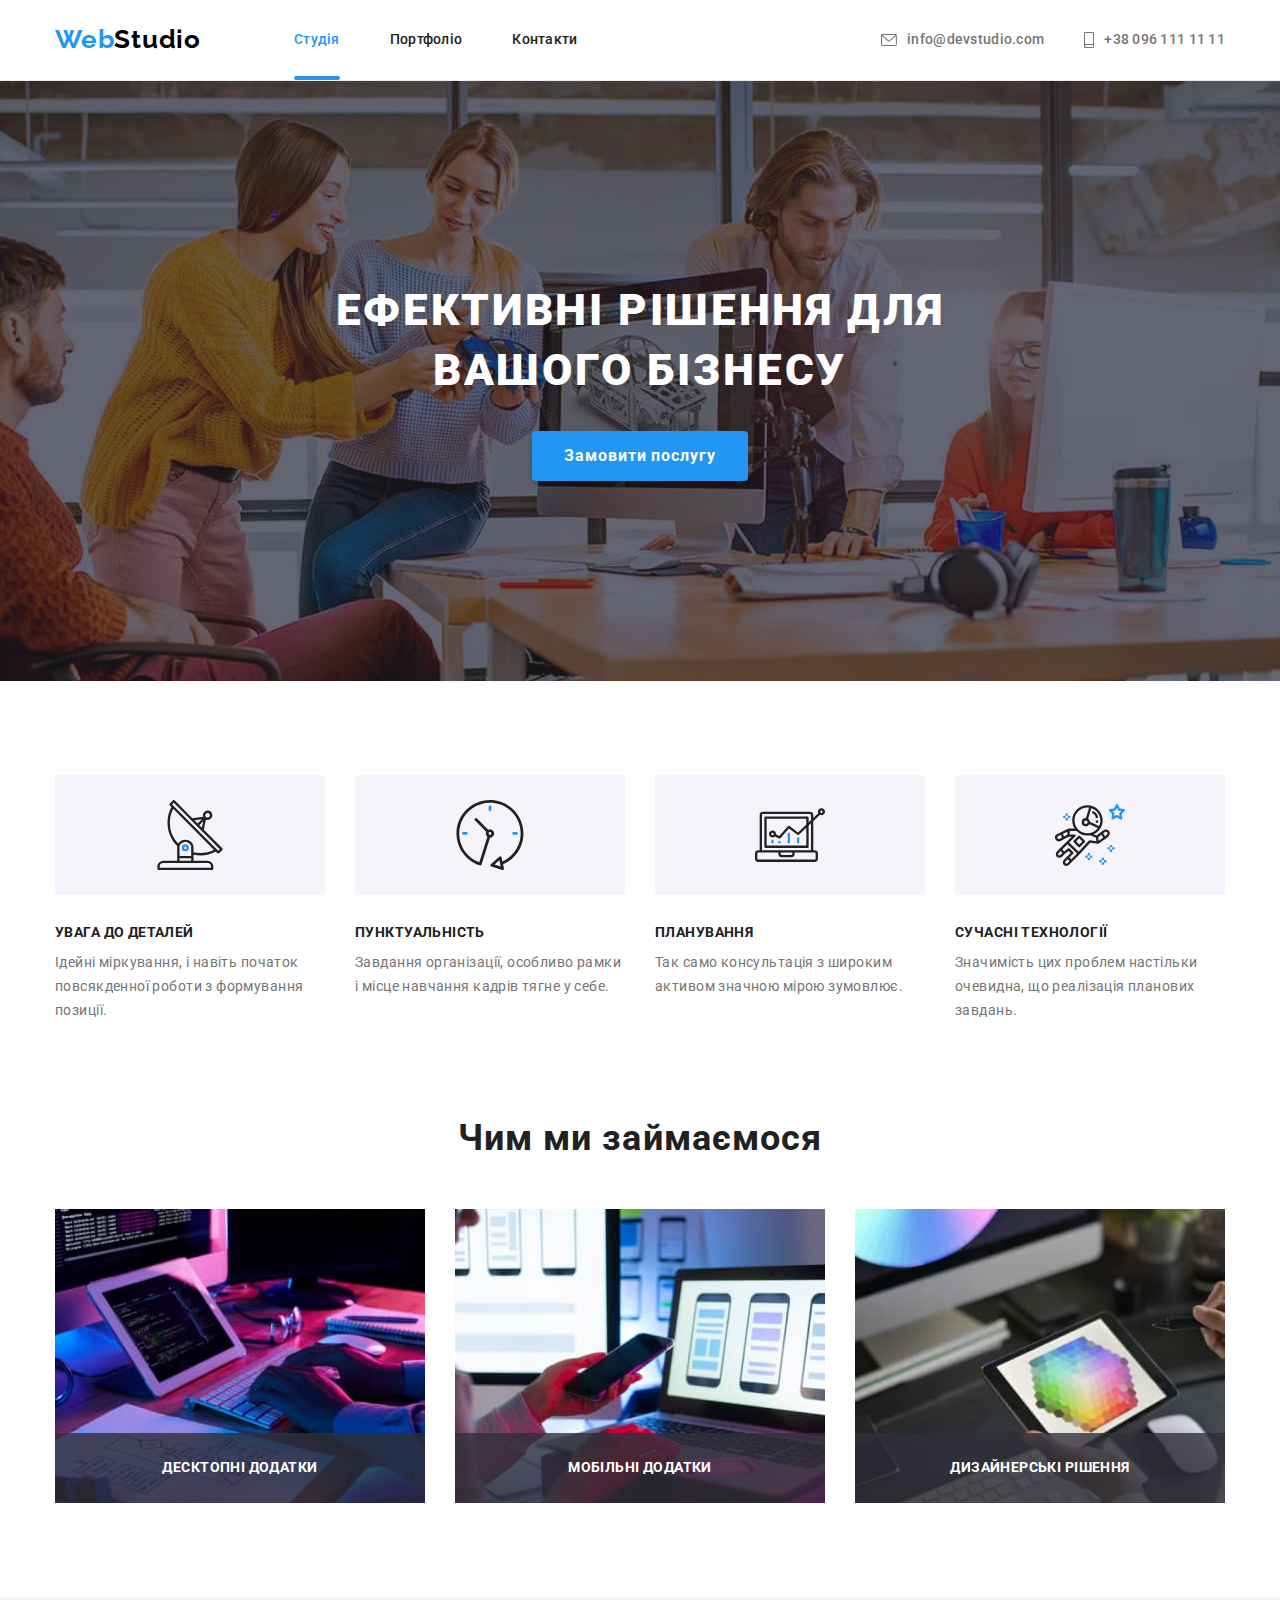
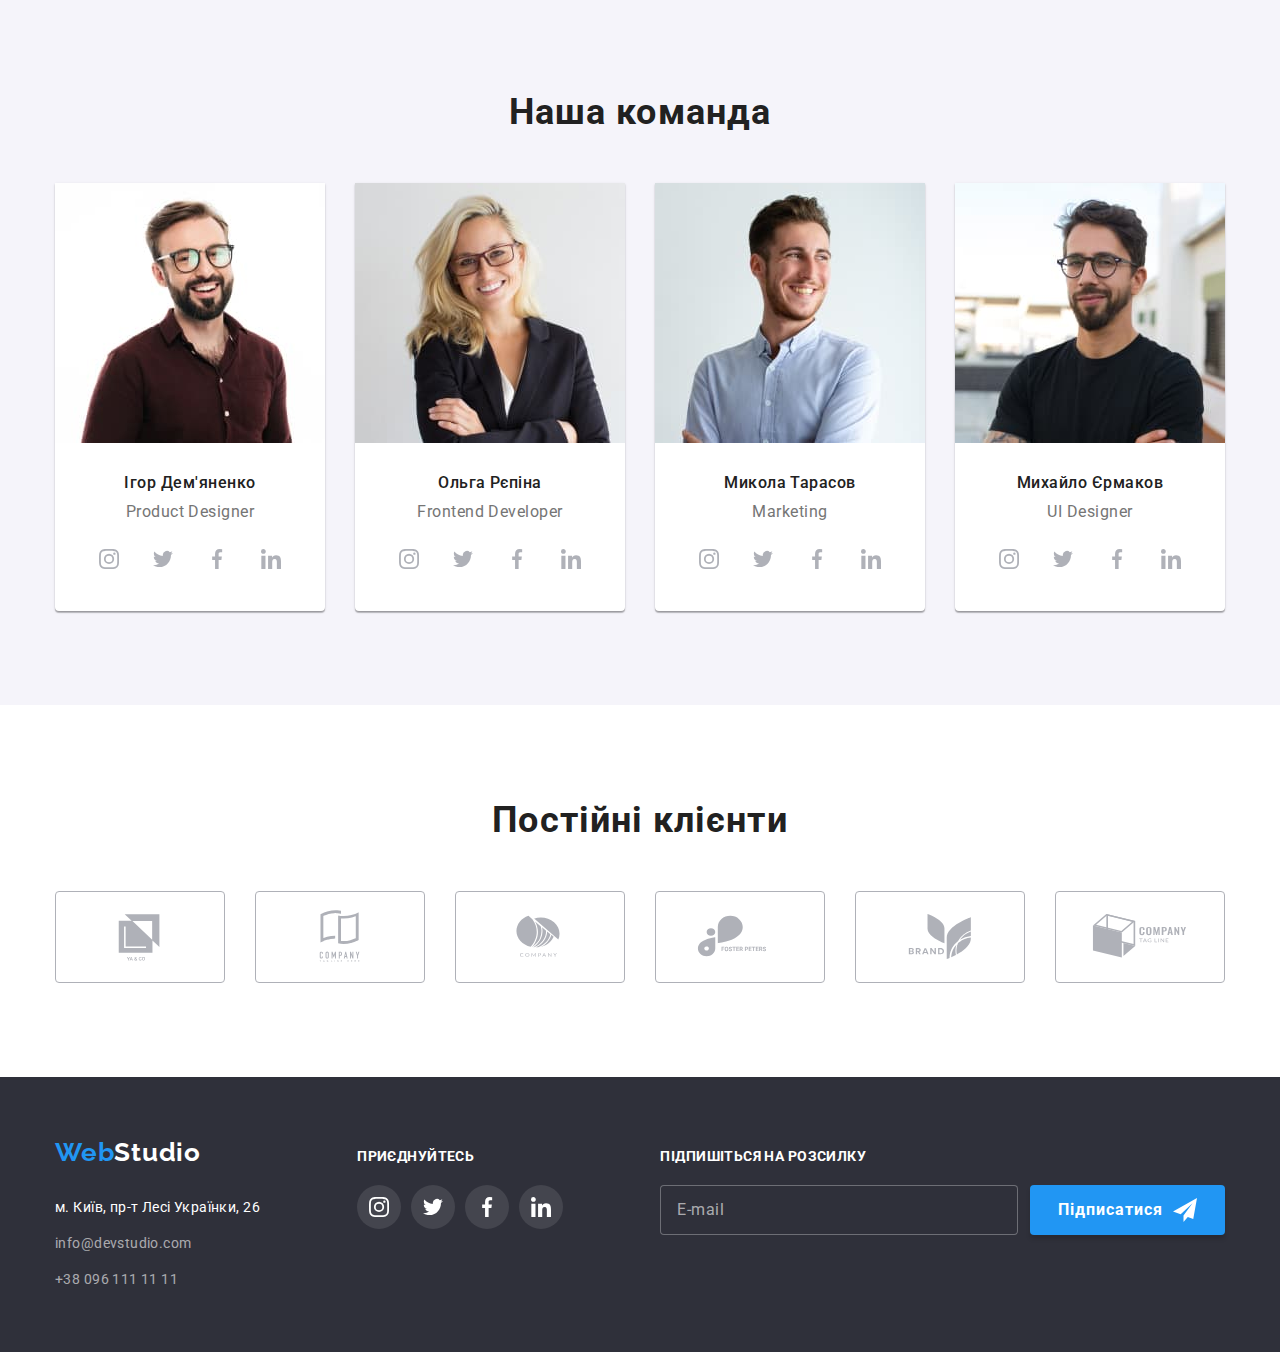
<file: index.html>
<!DOCTYPE html>
<html lang="uk">
  <head>
    <meta charset="UTF-8" />
    <meta http-equiv="X-UA-Compatible" content="IE=edge" />
    <meta name="viewport" content="width=device-width, initial-scale=1.0" />
    <title lang="en">WebStudio</title>
    <link
      href="https://fonts.googleapis.com/css2?family=Raleway:wght@700&family=Roboto:wght@400;500;700;900&display=swap"
      rel="stylesheet"
    />
    <link
      rel="stylesheet"
      href="https://cdnjs.cloudflare.com/ajax/libs/modern-normalize/1.1.0/modern-normalize.min.css"
    />
    <link rel="stylesheet" href="./css/styles.css" />
  </head>
  <body>
    <!-- Шапка сторінки -->
    <header class="header">
      <div class="container">
        <nav class="main-nav">
          <a lang="en" href="./index.html" class="logo"
            >Web<span class="logo-primary">Studio</span></a
          >

          <ul class="site-nav">
            <li class="item"><a href="./index.html" class="link current">Студія</a></li>
            <li class="item"><a href="./portfolio.html" class="link">Портфоліо</a></li>
            <li class="item"><a href="#" class="link">Контакти</a></li>
          </ul>
        </nav>

        <ul class="cont-nav">
          <li class="item">
            <a lang="en" href="mailto:info@devstudio.com" class="link"
              ><svg class="icon-envelope">
                <use href="./images/icons.svg#icon-envelope"></use></svg
              >info@devstudio.com</a
            >
          </li>
          <li class="item">
            <a href="tel:+380961111111" class="link"
              ><svg class="icon-smartphone">
                <use href="./images/icons.svg#icon-smartphone"></use></svg
              >+38 096 111 11 11</a
            >
          </li>
        </ul>
      </div>
    </header>

    <main>
      <!-- Головний заголовок -->
      <section class="hero">
        <h1 class="hero-title">Ефективні рішення для вашого бізнесу</h1>
        <button data-modal-open type="button" class="button-primary">Замовити послугу</button>
      </section>

      <!-- Переваги -->
      <section class="section features">
        <h2 class="visually-hidden">Переваги</h2>

        <ul class="features container">
          <li class="features-item">
            <div class="thumb">
              <svg class="features-icon"><use href="./images/icons.svg#icon-antenna"></use></svg>
            </div>
            <h3 class="features-title">УВАГА ДО ДЕТАЛЕЙ</h3>
            <p class="features-text">
              Ідейні міркування, і навіть початок повсякденної роботи з формування позиції.
            </p>
          </li>
          <li class="features-item">
            <div class="thumb">
              <svg class="features-icon"><use href="./images/icons.svg#icon-clock"></use></svg>
            </div>
            <h3 class="features-title">ПУНКТУАЛЬНІСТЬ</h3>
            <p class="features-text">
              Завдання організації, особливо рамки і місце навчання кадрів тягне у себе.
            </p>
          </li>
          <li class="features-item">
            <div class="thumb">
              <svg class="features-icon"><use href="./images/icons.svg#icon-diagram"></use></svg>
            </div>
            <h3 class="features-title">ПЛАНУВАННЯ</h3>
            <p class="features-text">
              Так само консультація з широким активом значною мірою зумовлює.
            </p>
          </li>
          <li class="features-item">
            <div class="thumb">
              <svg class="features-icon"><use href="./images/icons.svg#icon-astronaut"></use></svg>
            </div>
            <h3 class="features-title">СУЧАСНІ ТЕХНОЛОГІЇ</h3>
            <p class="features-text">
              Значимість цих проблем настільки очевидна, що реалізація планових завдань.
            </p>
          </li>
        </ul>
      </section>

      <!-- Чим займаємося -->
      <section class="section">
        <h2 class="section-title">Чим ми займаємося</h2>

        <ul class="pic-list container">
          <li class="activity-item">
            <img
              src="./images/typing.jpg"
              alt="розробка десктопних додатків"
              width="370"
              height="294"
            />
            <div class="activity-thumb"><h3 class="activity-name">Десктопні додатки</h3></div>
          </li>

          <li class="activity-item">
            <img
              src="./images/smartphone.jpg"
              alt="створення мобільних додатків"
              width="370"
              height="294"
            />
            <div class="activity-thumb"><h3 class="activity-name">Мобільні додатки</h3></div>
          </li>

          <li class="activity-item">
            <img
              src="./images/tablet.jpg"
              alt="оформлення дизайнерських рішень"
              width="370"
              height="294"
            />
            <div class="activity-thumb"><h3 class="activity-name">Дизайнерські рішення</h3></div>
          </li>
        </ul>
      </section>

      <!-- Наша команда -->
      <section class="section team">
        <h2 class="section-title">Наша команда</h2>

        <ul class="team-list container">
          <li class="team-item">
            <img
              src="./images/igordemyanenko.jpg"
              alt="чоловік в сорочці та окулярах"
              width="270"
              height="260"
            />
            <div class="team-content">
              <h3 class="name-title">Ігор Дем'яненко</h3>
              <p lang="en" class="team-text">Product Designer</p>

              <ul class="team-networks">
                <li class="list-networks">
                  <a href="#" class="team-link"
                    ><svg class="team-icon">
                      <use href="./images/icons.svg#icon-instagram"></use></svg
                  ></a>
                </li>

                <li class="list-networks">
                  <a href="#" class="team-link"
                    ><svg class="team-icon">
                      <use href="./images/icons.svg#icon-twitter"></use></svg
                  ></a>
                </li>

                <li class="list-networks">
                  <a href="#" class="team-link"
                    ><svg class="team-icon">
                      <use href="./images/icons.svg#icon-facebook"></use></svg
                  ></a>
                </li>

                <li class="list-networks">
                  <a href="#" class="team-link"
                    ><svg class="team-icon">
                      <use href="./images/icons.svg#icon-linkedin"></use></svg
                  ></a>
                </li>
              </ul>
            </div>
          </li>

          <li class="team-item">
            <img
              src="./images/olgarepina.jpg"
              alt="жінка в піджаку та окулярах"
              width="270"
              height="260"
            />
            <div class="team-content">
              <h3 class="name-title">Ольга Рєпіна</h3>
              <p lang="en" class="team-text">Frontend Developer</p>
              <ul class="team-networks">
                <li class="list-networks">
                  <a href="#" class="team-link"
                    ><svg class="team-icon">
                      <use href="./images/icons.svg#icon-instagram"></use></svg
                  ></a>
                </li>

                <li class="list-networks">
                  <a href="#" class="team-link"
                    ><svg class="team-icon">
                      <use href="./images/icons.svg#icon-twitter"></use></svg
                  ></a>
                </li>

                <li class="list-networks">
                  <a href="#" class="team-link"
                    ><svg class="team-icon">
                      <use href="./images/icons.svg#icon-facebook"></use></svg
                  ></a>
                </li>

                <li class="list-networks">
                  <a href="#" class="team-link"
                    ><svg class="team-icon">
                      <use href="./images/icons.svg#icon-linkedin"></use></svg
                  ></a>
                </li>
              </ul>
            </div>
          </li>

          <li class="team-item">
            <img
              src="./images/mykolatarasov.jpg"
              alt="чоловік в блакитній сорочці"
              width="270"
              height="260"
            />
            <div class="team-content">
              <h3 class="name-title">Микола Тарасов</h3>
              <p lang="en" class="team-text">Marketing</p>
              <ul class="team-networks">
                <li class="list-networks">
                  <a href="#" class="team-link"
                    ><svg class="team-icon">
                      <use href="./images/icons.svg#icon-instagram"></use></svg
                  ></a>
                </li>

                <li class="list-networks">
                  <a href="#" class="team-link"
                    ><svg class="team-icon">
                      <use href="./images/icons.svg#icon-twitter"></use></svg
                  ></a>
                </li>

                <li class="list-networks">
                  <a href="#" class="team-link"
                    ><svg class="team-icon">
                      <use href="./images/icons.svg#icon-facebook"></use></svg
                  ></a>
                </li>

                <li class="list-networks">
                  <a href="#" class="team-link"
                    ><svg class="team-icon">
                      <use href="./images/icons.svg#icon-linkedin"></use></svg
                  ></a>
                </li>
              </ul>
            </div>
          </li>

          <li class="team-item">
            <img
              src="./images/mykhailoermakov.jpg"
              alt="чоловік в футболці та окулярах"
              width="270"
              height="260"
            />
            <div class="team-content">
              <h3 class="name-title">Михайло Єрмаков</h3>
              <p lang="en" class="team-text">UI Designer</p>
              <ul class="team-networks">
                <li class="list-networks">
                  <a href="#" class="team-link"
                    ><svg class="team-icon">
                      <use href="./images/icons.svg#icon-instagram"></use></svg
                  ></a>
                </li>

                <li class="list-networks">
                  <a href="#" class="team-link"
                    ><svg class="team-icon">
                      <use href="./images/icons.svg#icon-twitter"></use></svg
                  ></a>
                </li>

                <li class="list-networks">
                  <a href="#" class="team-link"
                    ><svg class="team-icon">
                      <use href="./images/icons.svg#icon-facebook"></use></svg
                  ></a>
                </li>

                <li class="list-networks">
                  <a href="#" class="team-link"
                    ><svg class="team-icon">
                      <use href="./images/icons.svg#icon-linkedin"></use></svg
                  ></a>
                </li>
              </ul>
            </div>
          </li>
        </ul>
      </section>

      <!-- Постійні клієнти -->
      <section class="section">
        <h2 class="section-title">Постійні клієнти</h2>
        <ul class="clients container">
          <li class="clients-item">
            <a href="#" class="clients-link">
              <svg class="clients-icon"><use href="./images/icons.svg#icon-yacologo"></use></svg>
            </a>
          </li>

          <li class="clients-item">
            <a href="#" class="clients-link">
              <svg class="clients-icon"><use href="./images/icons.svg#icon-taglinelogo"></use></svg>
            </a>
          </li>

          <li class="clients-item">
            <a href="#" class="clients-link">
              <svg class="clients-icon"><use href="./images/icons.svg#icon-companylogo"></use></svg>
            </a>
          </li>

          <li class="clients-item">
            <a href="#" class="clients-link">
              <svg class="clients-icon">
                <use href="./images/icons.svg#icon-fosterlogo"></use>
              </svg>
            </a>
          </li>

          <li class="clients-item">
            <a href="#" class="clients-link">
              <svg class="clients-icon"><use href="./images/icons.svg#icon-brandlogo"></use></svg>
            </a>
          </li>

          <li class="clients-item">
            <a href="#" class="clients-link">
              <svg class="clients-icon"><use href="./images/icons.svg#icon-linelogo"></use></svg>
            </a>
          </li>
        </ul>
      </section>
    </main>

    <!-- Футер -->
    <footer class="footer">
      <div class="common container">
        <div class="footer-container">
          <a lang="en" href="./index.html" class="logo"
            >Web<span class="footer-logo">Studio</span></a
          >

          <address>
            <ul class="address-nav">
              <li class="item">
                <a
                  href="https://goo.gl/maps/cnvM98otR7dQ5Kq79"
                  target="_blank"
                  rel="noopener noreferrer nofollow"
                  class="link-primary"
                  >м. Київ, пр-т Лесі Українки, 26</a
                >
              </li>

              <li class="item">
                <a lang="en" href="mailto:info@devstudio.com" class="link-secondary"
                  >info@devstudio.com</a
                >
              </li>

              <li class="item">
                <a href="tel:+380961111111" class="link-secondary">+38 096 111 11 11</a>
              </li>
            </ul>
          </address>
        </div>

        <div class="footer-thumb">
          <p class="footer-join">приєднуйтесь</p>
          <ul class="join-list">
            <li class="footer-item">
              <a href="#" class="footer-networks"
                ><svg class="footer-icon"><use href="./images/icons.svg#icon-instagram"></use></svg
              ></a>
            </li>

            <li class="footer-item">
              <a href="#" class="footer-networks"
                ><svg class="footer-icon"><use href="./images/icons.svg#icon-twitter"></use></svg
              ></a>
            </li>

            <li class="footer-item">
              <a href="#" class="footer-networks"
                ><svg class="footer-icon"><use href="./images/icons.svg#icon-facebook"></use></svg
              ></a>
            </li>

            <li class="footer-item">
              <a href="#" class="footer-networks"
                ><svg class="footer-icon"><use href="./images/icons.svg#icon-linkedin"></use></svg
              ></a>
            </li>
          </ul>
        </div>

        <div class="footer-thumb">
          <p class="footer-join">Підпишіться на розсилку</p>

          <form class="footer-form" autocomplete="on">
            <div class="footer-field">
              <label class="footer-label" for="mail"></label>
              <input class="footer-input" type="email" name="mail" id="mail" placeholder="E-mail" required />
            </div>

            <button class="follow button-primary" type="submit">
              Підписатися
              <svg class="icon-send"><use href="./images/icons.svg#icon-send"></use></svg>
            </button>
          </form>
        </div>
      </div>
    </footer>

    <!-- Модальне вікно -->
    <div data-modal class="backdrop is-hidden">
      <div class="modal">
          <button data-modal-close class="modal-button" type="button">
          <svg class="close-icon"><use href="./images/icons.svg#icon-close-black"></use></svg>
        </button>
        <h2 class="modal-title">Залиште свої дані, ми вам передзвонимо</h2>

        <form class="js-speaker-form" autocomplete="on">
          <label class="form-field-label" for="name">Ім'я</label>
          <div class="form-field">
            <input class="form-field-input" type="text" name="name" id="name" required />
            <svg class="form-field-icon" width="18" height="18">
              <use href="./images/icons.svg#icon-person"></use>
            </svg>
          </div>

          <label class="form-field-label for="tel">Телефон</label>
          <div class="form-field">
            <input class="form-field-input" type="tel" name="tel" id="tel" required />
            <svg class="form-field-icon" width="18" height="18">
              <use href="./images/icons.svg#icon-phone"></use>
            </svg>
          </div>

          <label class="form-field-label for="email">Пошта</label>
          <div class="form-field">
            <input class="form-field-input" type="email" name="email" id="email" required />
            <svg class="form-field-icon" width="18" height="18">
              <use href="./images/icons.svg#icon-email"></use>
            </svg>
          </div>

          <label class="form-field-label" for="comment">Коментар</label>
          <textarea
            class="form-field-textarea"
            name="comment"
            id="comment"
            placeholder="Введіть текст"
          ></textarea>

          <div class="form-field-checkbox">
            <label class="checkbox-label"><input class="checkbox-input" type="checkbox" name="terms-checkbox" /><span class="checkbox-icon"></span>Погоджуюся з розсилкою та приймаю
            <a class="link-checkbox" href="#">Умови договору</a></label>
          </div>

          <button class="send button-primary" type="submit">Відправити</button>
        </form>
      </div>
    </div>

    <script>
      (() => {
        document.querySelector('.js-speaker-form').addEventListener('submit', e => {
          e.preventDefault();

          new FormData(e.currentTarget).forEach((value, name) => console.log(`${name}: ${value}`));

          e.currentTarget.reset();
        });
      })();
    </script>
    <script src="./js/modal.js"></script>
  </body>
</html>
</file>
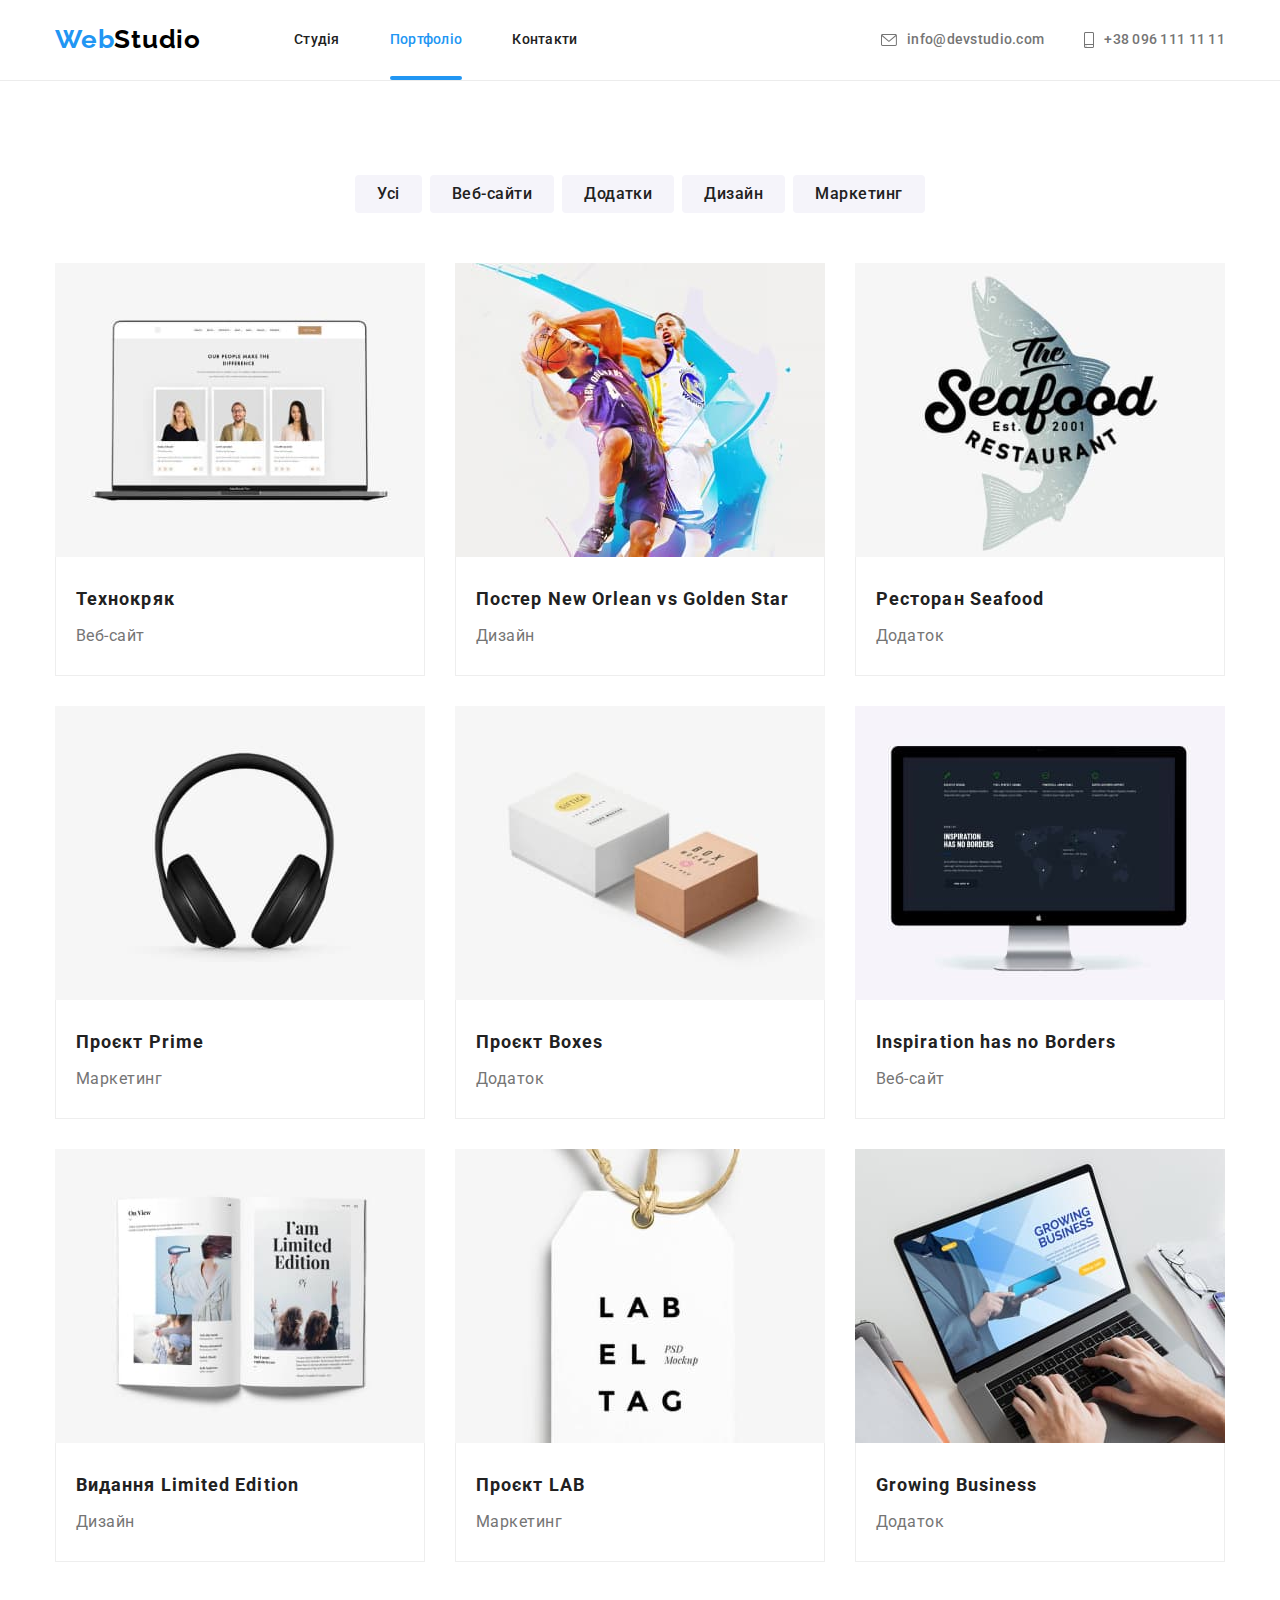
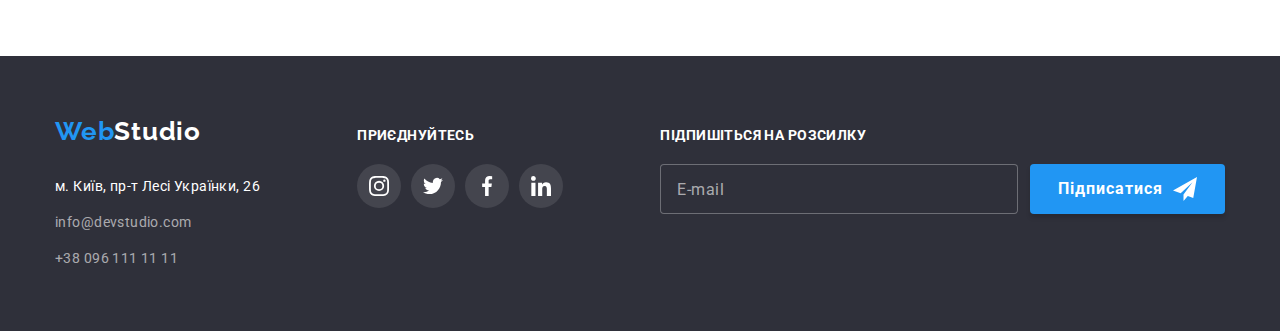
<file: portfolio.html>
<!DOCTYPE html>
<html lang="uk">
  <head>
    <meta charset="UTF-8" />
    <meta http-equiv="X-UA-Compatible" content="IE=edge" />
    <meta name="viewport" content="width=device-width, initial-scale=1.0" />
    <title lang="en">Portfolio</title>
    <link
      href="https://fonts.googleapis.com/css2?family=Raleway:wght@700&family=Roboto:wght@400;500;700;900&display=swap"
      rel="stylesheet"
    />
    <link
      rel="stylesheet"
      href="https://cdnjs.cloudflare.com/ajax/libs/modern-normalize/1.1.0/modern-normalize.min.css"
    />
    <link rel="stylesheet" href="./css/styles.css" />
  </head>
  <body>
    <!-- Шапка сторінки -->
    <header class="header">
      <div class="container">
        <nav class="main-nav">
          <a lang="en" href="./index.html" class="logo"
            >Web<span class="logo-primary">Studio</span></a
          >

          <ul class="site-nav">
            <li class="item"><a href="./index.html" class="link">Студія</a></li>
            <li class="item"><a href="./portfolio.html" class="link current">Портфоліо</a></li>
            <li class="item"><a href="#" class="link">Контакти</a></li>
          </ul>
        </nav>

        <ul class="cont-nav">
          <li class="item">
            <a lang="en" href="mailto:info@devstudio.com" class="link"
              ><svg class="icon-envelope">
                <use href="./images/icons.svg#icon-envelope"></use></svg
              >info@devstudio.com</a
            >
          </li>
          <li class="item">
            <a href="tel:+380961111111" class="link"
              ><svg class="icon-smartphone">
                <use href="./images/icons.svg#icon-smartphone"></use></svg
              >+38 096 111 11 11</a
            >
          </li>
        </ul>
      </div>
    </header>

    <main>
      <!-- Список кнопок -->
      <section class="section">
        <h1 class="visually-hidden">Портфоліо</h1>
        <ul class="filter-list container">
          <li class="item"><button type="button" class="button-secondary">Усі</button></li>
          <li class="item"><button type="button" class="button-secondary">Веб-сайти</button></li>
          <li class="item"><button type="button" class="button-secondary">Додатки</button></li>
          <li class="item"><button type="button" class="button-secondary">Дизайн</button></li>
          <li class="item"><button type="button" class="button-secondary">Маркетинг</button></li>
        </ul>

        <!-- Зображення -->
        <ul class="image container">
          <li class="flex-element">
            <a href="#" class="image-link">
              <div class="image-thumb">
                <img
                  src="./images/technokryak.jpg"
                  alt="картинка веб-сайту"
                  width="370"
                  height="294"
                />
                <p class="image-description">
                  Ресурс пропонує комплексні пропозиції з різним рівнем функціоналу та сервісів. Все
                  це дозволить відвідувачу отримати вичерпні відомості про компанію чи приватну
                  особу.
                </p>
              </div>
              <div class="card-content">
                <h2 class="image-title">Технокряк</h2>
                <p class="image-text">Веб-сайт</p>
              </div></a
            >
          </li>

          <li class="flex-element">
            <a href="#" class="image-link">
              <div class="image-thumb">
                <img
                  src="./images/poster.jpg"
                  alt="двоє чоловіків грають в баскетбол"
                  width="370"
                  height="294"
                />
                <p class="image-description">
                  Ресурс пропонує комплексні пропозиції з різним рівнем функціоналу та сервісів. Все
                  це дозволить відвідувачу отримати вичерпні відомості про компанію чи приватну
                  особу.
                </p>
              </div>
              <div class="card-content">
                <h2 class="image-title">Постер New Orlean vs Golden Star</h2>
                <p class="image-text">Дизайн</p>
              </div></a
            >
          </li>

          <li class="flex-element">
            <a href="#" class="image-link">
              <div class="image-thumb">
                <img src="./images/seafood.jpg" alt="емблема ресторану" width="370" height="294" />
                <p class="image-description">
                  Ресурс пропонує комплексні пропозиції з різним рівнем функціоналу та сервісів. Все
                  це дозволить відвідувачу отримати вичерпні відомості про компанію чи приватну
                  особу.
                </p>
              </div>
              <div class="card-content">
                <h2 class="image-title">Ресторан Seafood</h2>
                <p class="image-text">Додаток</p>
              </div></a
            >
          </li>

          <li class="flex-element">
            <a href="#" class="image-link">
              <div class="image-thumb">
                <img src="./images/prime.jpg" alt="чорні навушники" width="370" height="294" />
                <p class="image-description">
                  Ресурс пропонує комплексні пропозиції з різним рівнем функціоналу та сервісів. Все
                  це дозволить відвідувачу отримати вичерпні відомості про компанію чи приватну
                  особу.
                </p>
              </div>
              <div class="card-content">
                <h2 class="image-title">Проєкт Prime</h2>
                <p class="image-text">Маркетинг</p>
              </div></a
            >
          </li>

          <li class="flex-element">
            <a href="#" class="image-link">
              <div class="image-thumb">
                <img
                  src="./images/boxes.jpg"
                  alt="дві коробки, одна біла, інша коричнева"
                  width="370"
                  height="294"
                />
                <p class="image-description">
                  Ресурс пропонує комплексні пропозиції з різним рівнем функціоналу та сервісів. Все
                  це дозволить відвідувачу отримати вичерпні відомості про компанію чи приватну
                  особу.
                </p>
              </div>

              <div class="card-content">
                <h2 class="image-title">Проєкт Boxes</h2>
                <p class="image-text">Додаток</p>
              </div></a
            >
          </li>

          <li class="flex-element">
            <a href="#" class="image-link">
              <div class="image-thumb">
                <img
                  src="./images/inspiration.jpg"
                  alt="монітор з картинкою веб-сайту"
                  width="370"
                  height="294"
                />
                <p class="image-description">
                  Ресурс пропонує комплексні пропозиції з різним рівнем функціоналу та сервісів. Все
                  це дозволить відвідувачу отримати вичерпні відомості про компанію чи приватну
                  особу.
                </p>
              </div>

              <div class="card-content">
                <h2 class="image-title">Inspiration has no Borders</h2>
                <p class="image-text">Веб-сайт</p>
              </div></a
            >
          </li>

          <li class="flex-element">
            <a href="#" class="image-link">
              <div class="image-thumb">
                <img src="./images/limited.jpg" alt="розворот журналу" width="370" height="294" />
                <p class="image-description">
                  Ресурс пропонує комплексні пропозиції з різним рівнем функціоналу та сервісів. Все
                  це дозволить відвідувачу отримати вичерпні відомості про компанію чи приватну
                  особу.
                </p>
              </div>

              <div class="card-content">
                <h2 class="image-title">Видання Limited Edition</h2>
                <p class="image-text">Дизайн</p>
              </div></a
            >
          </li>

          <li class="flex-element">
            <a href="#" class="image-link">
              <div class="image-thumb">
                <img
                  src="./images/lab.jpg"
                  alt="паперовий ярлик з написом"
                  width="370"
                  height="294"
                />
                <p class="image-description">
                  Ресурс пропонує комплексні пропозиції з різним рівнем функціоналу та сервісів. Все
                  це дозволить відвідувачу отримати вичерпні відомості про компанію чи приватну
                  особу.
                </p>
              </div>

              <div class="card-content">
                <h2 class="image-title">Проєкт LAB</h2>
                <p class="image-text">Маркетинг</p>
              </div></a
            >
          </li>

          <li class="flex-element">
            <a href="#" class="image-link">
              <div class="image-thumb">
                <img
                  src="./images/growing.jpg"
                  alt="друкування на клавіатурі ноутбука"
                  width="370"
                  height="294"
                />
                <p class="image-description">
                  Ресурс пропонує комплексні пропозиції з різним рівнем функціоналу та сервісів. Все
                  це дозволить відвідувачу отримати вичерпні відомості про компанію чи приватну
                  особу.
                </p>
              </div>

              <div class="card-content">
                <h2 class="image-title">Growing Business</h2>
                <p class="image-text">Додаток</p>
              </div></a
            >
          </li>
        </ul>
      </section>
    </main>

    <!-- Футер -->
    <footer class="footer">
      <div class="common container">
        <div class="footer-container">
          <a lang="en" href="./index.html" class="logo"
            >Web<span class="footer-logo">Studio</span></a
          >

          <address>
            <ul class="address-nav">
              <li class="item">
                <a
                  href="https://goo.gl/maps/cnvM98otR7dQ5Kq79"
                  target="_blank"
                  rel="noopener noreferrer nofollow"
                  class="link-primary"
                  >м. Київ, пр-т Лесі Українки, 26</a
                >
              </li>

              <li class="item">
                <a lang="en" href="mailto:info@devstudio.com" class="link-secondary"
                  >info@devstudio.com</a
                >
              </li>

              <li class="item">
                <a href="tel:+380961111111" class="link-secondary">+38 096 111 11 11</a>
              </li>
            </ul>
          </address>
        </div>

        <div class="footer-thumb">
          <p class="footer-join">приєднуйтесь</p>
          <ul class="join-list">
            <li class="footer-item">
              <a href="#" class="footer-networks"
                ><svg class="footer-icon"><use href="./images/icons.svg#icon-instagram"></use></svg
              ></a>
            </li>

            <li class="footer-item">
              <a href="#" class="footer-networks"
                ><svg class="footer-icon"><use href="./images/icons.svg#icon-twitter"></use></svg
              ></a>
            </li>

            <li class="footer-item">
              <a href="#" class="footer-networks"
                ><svg class="footer-icon"><use href="./images/icons.svg#icon-facebook"></use></svg
              ></a>
            </li>

            <li class="footer-item">
              <a href="#" class="footer-networks"
                ><svg class="footer-icon"><use href="./images/icons.svg#icon-linkedin"></use></svg
              ></a>
            </li>
          </ul>
        </div>

        <div class="footer-thumb">
          <p class="footer-join">Підпишіться на розсилку</p>

          <form class="footer-form">
            <div class="footer-field">
              <label class="footer-label" for="mail"></label>
              <input
                class="footer-input"
                type="email"
                name="mail"
                id="mail"
                placeholder="E-mail"
                required
              />
            </div>

            <button class="follow button-primary" type="submit">
              Підписатися
              <svg class="icon-send"><use href="./images/icons.svg#icon-send"></use></svg>
            </button>
          </form>
        </div>
      </div>
    </footer>
  </body>
</html>
</file>
<file: css/styles.css>
:root {
  --primary-text-color: #757575;
  --title-text-color: #212121;
  --secondary-text-color: rgba(255, 255, 255, 0.6);
  --accent-color: #2196f3;
  --white-color: #ffffff;
  --black-color: #000000;
  --hero-bg-color: #c4c4c4;
  --footer-bg-color: #2f303a;
  --secondary-bg-color: #f5f4fa;
  --btn-active-bg-color: #188ce8;
  --border-line-color: #ececec;
  --border-card-color: #eeeeee;
  --icon-current-color: #afb1b8;
  --icon-bg-color: rgba(255, 255, 255, 0.1);
  --backdrop-color: rgba(0, 0, 0, 0.2);
  --modal-btn-color: rgba(0, 0, 0, 0.1);
  --modal-border-color: rgba(33, 33, 33, 0.2);
  --modal-placeholder-color: rgba(117, 117, 117, 0.5);
  --action-thumb-color: rgba(47, 48, 58, 0.8);
  --portfolio-card-bg-color: rgba(33, 150, 243, 0.9);
  --footer-border-color: rgba(255, 255, 255, 0.3);
  --footer-input-color: rgba(255, 255, 255, 0.6);

  --card-shadow: 0px 1px 3px rgba(0, 0, 0, 0.12), 0px 1px 1px rgba(0, 0, 0, 0.14),
    0px 2px 1px rgba(0, 0, 0, 0.2);
  --primary-btn-shadow: 0px 4px 4px rgba(0, 0, 0, 0.15);
  --secondary-btn-shadow: 0px 3px 1px rgba(0, 0, 0, 0.1), 0px 1px 2px rgba(0, 0, 0, 0.08),
    0px 2px 2px rgba(0, 0, 0, 0.12);
  --prtf-card-shadow: 0px 1px 1px rgba(0, 0, 0, 0.12), 0px 4px 4px rgba(0, 0, 0, 0.06),
    1px 4px 6px rgba(0, 0, 0, 0.16);
  --modal-shadow: 0px 1px 3px rgba(0, 0, 0, 0.12), 0px 1px 1px rgba(0, 0, 0, 0.14),
    0px 2px 1px rgba(0, 0, 0, 0.2);

  --timing-function: cubic-bezier(0.4, 0, 0.2, 1);
}

body {
  background-color: var(--white-color);
  color: var(--primary-text-color);

  font-family: Roboto, sans-serif;
}

/* Стилі для обнулення верхніх відступів у елементів */
h1,
h2,
h3,
h4,
h5,
h6,
p {
  margin: 0;
}

/* Стилі для обнулення базовых властивостей у списків (ul) */
ul {
  list-style: none;
  padding: 0;
  margin: 0;
}

/* Властивості для коректного відображення картинок */
img {
  display: block;
  max-width: 100%;
  height: auto;
}

.container {
  display: flex;
  width: 1200px;
  padding-left: 15px;
  padding-right: 15px;
  margin: 0 auto;
}

/* Header */
.header {
  border-bottom: 1px solid var(--border-line-color);
}

.main-nav {
  display: flex;
  align-items: center;
}

.logo {
  display: block;
  padding-top: 24px;
  padding-bottom: 25px;
  margin-right: 93px;

  color: var(--accent-color);
  font-family: Raleway, sans-serif;
  font-weight: 700;
  font-size: 26px;
  line-height: 1.19;
  letter-spacing: 0.03em;
  text-decoration: none;
}

.logo-primary {
  color: var(--black-color);
}

/* Site nav */
.site-nav {
  display: flex;
}

.site-nav .item + .item {
  margin-left: 50px;
}

.site-nav .link {
  display: block;
  padding-top: 32px;
  padding-bottom: 32px;

  color: var(--title-text-color);
  font-weight: 500;
  font-size: 14px;
  line-height: 1.14;
  letter-spacing: 0.02em;
  text-decoration: none;

  transition: color 250ms var(--timing-function);
}

.site-nav .link:hover,
.site-nav .link:focus {
  color: var(--accent-color);
}

.site-nav .link.current {
  color: var(--accent-color);
}

.link.current {
  position: relative;
}

.link.current::after {
  content: '';
  position: absolute;

  right: 0;
  bottom: 0;
  width: 100%;
  height: 4px;
  background-color: var(--accent-color);
  border-radius: 2px;
}

/* Cont nav */
.cont-nav {
  display: flex;
  align-items: center;
  margin-left: auto;
}

.cont-nav .item + .item {
  margin-left: 40px;
}

.cont-nav .link {
  display: block;
  padding-top: 32px;
  padding-bottom: 32px;
  color: var(--primary-text-color);

  font-weight: 500;
  font-size: 14px;
  line-height: 1.14;
  letter-spacing: 0.02em;
  text-decoration: none;

  transition: color 250ms var(--timing-function);
}

.cont-nav .link:hover,
.cont-nav .link:focus {
  color: var(--accent-color);
}

.icon-envelope {
  width: 16px;
  height: 12px;
  margin-right: 10px;
  fill: currentColor;
}

.icon-smartphone {
  width: 10px;
  height: 16px;
  margin-right: 10px;
  fill: currentColor;
}

.item .link {
  display: flex;
  align-items: center;
}

/* Стилі для index.html */
/* Hero */
.hero-title {
  margin: 0 auto 30px;
  max-width: 696px;

  color: var(--white-color);

  font-weight: 900;
  font-size: 44px;
  line-height: 1.36;
  letter-spacing: 0.06em;
  text-transform: uppercase;
}

.hero {
  max-width: 1600px;
  margin-left: auto;
  margin-right: auto;
  padding: 200px 0;
  text-align: center;
  background-color: var(--hero-bg-color);
  background-image: linear-gradient(to right, rgba(47, 48, 58, 0.4), rgba(47, 48, 58, 0.4)),
    url(../images/heroimg.jpg);
  background-repeat: no-repeat;
  background-position: center;
  background-size: cover;
}

/* Button */
.button-primary {
  border-radius: 4px;
  padding: 10px 32px;

  box-shadow: var(--primary-btn-shadow);
  border: transparent;

  color: var(--white-color);
  background-color: var(--accent-color);
  cursor: pointer;

  font-weight: 700;
  font-size: 16px;
  line-height: 1.88;
  letter-spacing: 0.06em;
  font-family: inherit;

  transition: background-color 250ms var(--timing-function);
}

.button-primary:hover,
.button-primary:focus {
  background-color: var(--btn-active-bg-color);
}

/* Section */
.section {
  padding-top: 94px;
  padding-bottom: 94px;
}

/* Features */

.features.container .features-item + .features-item {
  margin-left: 30px;
}

.section.features {
  padding-bottom: 0;
}

.visually-hidden {
  position: absolute;
  white-space: nowrap;
  width: 1px;
  height: 1px;
  overflow: hidden;
  border: 0;
  padding: 0;
  clip: rect(0 0 0 0);
  clip-path: inset(50%);
  margin: -1px;
}

.features-title {
  margin-bottom: 10px;

  color: var(--title-text-color);

  font-weight: 700;
  font-size: 14px;
  line-height: 1.14;
  letter-spacing: 0.03em;
  text-transform: uppercase;
}

.features-text {
  font-size: 14px;
  line-height: 1.71;
  letter-spacing: 0.03em;
}

.features-icon {
  width: 70px;
  height: 70px;
}

.thumb {
  display: flex;
  width: 270px;
  height: 120px;
  margin-bottom: 30px;
  background-color: var(--secondary-bg-color);
  border-radius: 4px;
  justify-content: center;
  align-items: center;
}

/* Activity */
.section-title {
  margin: 0 auto 50px;

  color: var(--title-text-color);
  font-weight: 700;
  font-size: 36px;
  line-height: 1.17;
  text-align: center;
  letter-spacing: 0.03em;
}

.pic-list.container .activity-item + .activity-item {
  margin-left: 30px;
}

.activity-item {
  position: relative;
}

.activity-thumb {
  position: absolute;
  display: flex;
  bottom: 0;
  width: 370px;
  height: 70px;
  justify-content: center;
  align-items: center;
  background-color: var(--action-thumb-color);
}

.activity-name {
  font-weight: 700;
  font-size: 14px;
  line-height: 1.14;
  text-align: center;
  letter-spacing: 0.03em;
  text-transform: uppercase;
  color: var(--white-color);
}

/* Our Team */
.section.team {
  background-color: var(--secondary-bg-color);
}

.team-list.container .team-item + .team-item {
  margin-left: 30px;
}

.team-item {
  background-color: var(--white-color);
  box-shadow: var(--card-shadow);
  border-radius: 0px 0px 4px 4px;
}

.name-title {
  margin-bottom: 10px;

  color: var(--title-text-color);
  font-weight: 500;
  font-size: 16px;
  line-height: 1.19;
  letter-spacing: 0.03em;
}

.team-text {
  font-size: 16px;
  line-height: 1.19;
  letter-spacing: 0.03em;
}

.team-content {
  padding-top: 30px;
  padding-bottom: 30px;
  text-align: center;
}

.team-networks {
  display: flex;
  justify-content: center;
  margin-top: 16px;
}

.list-networks {
  width: 44px;
  height: 44px;
}

.team-link {
  display: flex;
  width: 100%;
  height: 100%;
  border-radius: 50%;
  align-items: center;
  justify-content: center;

  color: var(--icon-current-color);
  background-color: var(--white-color);

  transition: color 250ms var(--timing-function), background-color 250ms var(--timing-function);
}

.team-icon {
  width: 20px;
  height: 20px;
  fill: currentColor;
}

.team-networks .list-networks + .list-networks {
  margin-left: 10px;
}

.team-link:hover,
.team-link:focus {
  background-color: var(--accent-color);
  color: var(--white-color);
}

/* Clients */
.clients-item {
  width: 170px;
  height: 92px;
}

.clients-link {
  display: flex;
  align-items: center;
  justify-content: center;
  width: 100%;
  height: 100%;
  border: 1px solid var(--icon-current-color);
  border-radius: 4px;
  color: var(--icon-current-color);

  transition: color 250ms var(--timing-function), border-color 250ms var(--timing-function);
}

.clients-icon {
  height: 60px;
  width: 106px;
  fill: currentColor;
}

.clients.container .clients-item + .clients-item {
  margin-left: 30px;
}

.clients-link:hover,
.clients-link:focus {
  border-color: var(--accent-color);
  color: var(--accent-color);
}

/* Стилі для футеру */
.footer {
  background-color: var(--footer-bg-color);
  padding-top: 60px;
  padding-bottom: 60px;
}

.common.container {
  align-items: baseline;
  justify-content: space-between;
}

.footer-container {
  flex-direction: column;
}

.address-nav .item + .item {
  margin-top: 12px;
}

.footer .logo {
  display: block;
  margin-bottom: 28px;
  padding-top: 0;
  padding-bottom: 0;
  margin-right: 0;
}

.footer-logo {
  color: var(--white-color);
}

.link-primary {
  color: var(--white-color);

  font-size: 14px;
  line-height: 1.71;
  letter-spacing: 0.03em;
  text-decoration: none;
  font-style: normal;
}

.link-secondary {
  color: var(--secondary-text-color);

  font-size: 14px;
  line-height: 1.71;
  letter-spacing: 0.03em;
  text-decoration: none;
  font-style: normal;

  transition: color 250ms var(--timing-function);
}

.link-secondary:hover,
.link-secondary:focus {
  color: var(--accent-color);
}

.footer-join {
  color: var(--white-color);
  font-weight: 700;
  font-size: 14px;
  line-height: 1.14;
  letter-spacing: 0.03em;
  text-transform: uppercase;
}

.footer-thumb {
  display: flex;
  flex-direction: column;
}

.footer-icon {
  width: 20px;
  height: 20px;
  fill: currentColor;
}

.join-list {
  display: flex;
  margin-top: 20px;
}

.footer-item {
  width: 44px;
  height: 44px;
}

.footer-networks {
  display: flex;

  width: 100%;
  height: 100%;
  border-radius: 50%;
  align-items: center;
  justify-content: center;
  color: var(--white-color);
  background-color: var(--icon-bg-color);

  transition: background-color 250ms var(--timing-function);
}

.footer-networks:hover,
.footer-networks:focus {
  background-color: var(--accent-color);
}

.join-list .footer-item + .footer-item {
  margin-left: 10px;
}

/* Footer-form */
.footer-form {
  display: flex;
  margin-top: 20px;
}

.footer-input {
  width: 358px;
  height: 50px;
  border-radius: 4px;
  padding-left: 16px;

  background-color: var(--footer-bg-color);
  color: var(--footer-input-color);
  border: 1px solid var(--footer-border-color);
  outline: none;

  cursor: pointer;
  transition: filter 250ms var(--timing-function);
}

.footer-input:hover,
.footer-input:focus {
  filter: drop-shadow(0px 4px 4px rgba(0, 0, 0, 0.15));
}

.footer-field input::placeholder {
  font-size: 16px;
  line-height: 1.25;
  letter-spacing: 0.03em;
  color: var(--footer-input-color);
}

.follow.button-primary {
  display: flex;
  align-items: center;
  padding: 10px 28px;
  margin-left: 12px;
}

.icon-send {
  width: 24px;
  height: 24px;
  margin-left: 10px;
}

/* Стилі для portfolio.html */
/* Button в portfolio */

.filter-list.container {
  justify-content: center;
  margin: 0 auto 50px;
}

.filter-list.container .item + .item {
  margin-left: 8px;
}

.button-secondary {
  border-radius: 4px;
  padding: 6px 22px;
  border: transparent;

  color: var(--title-text-color);
  background-color: var(--secondary-bg-color);
  cursor: pointer;

  font-weight: 500;
  font-size: 16px;
  line-height: 1.63;
  letter-spacing: 0.03em;
  font-family: inherit;

  transition: color 250ms var(--timing-function), background-color 250ms var(--timing-function),
    box-shadow 250ms var(--timing-function);
}

.button-secondary:hover,
.button-secondary:focus {
  color: var(--white-color);
  background-color: var(--accent-color);
  box-shadow: var(--secondary-btn-shadow);
}

/* Зображення */
.image.container {
  flex-wrap: wrap;
}

.flex-element {
  width: 370px;
  margin-right: 30px;
  margin-bottom: 30px;
}

.flex-element:nth-child(3n) {
  margin-right: 0;
}

.flex-element:nth-last-child(-n + 3) {
  margin-bottom: 0;
}

.image-link {
  display: block;
  transition: box-shadow 250ms var(--timing-function);
}

.image-link:hover,
.image-link:focus {
  box-shadow: var(--prtf-card-shadow);
}

.card-content {
  padding: 24px 20px;
  border-bottom: 1px solid var(--border-card-color);
  border-right: 1px solid var(--border-card-color);
  border-left: 1px solid var(--border-card-color);
}

.image-title {
  margin-bottom: 4px;
  color: var(--title-text-color);

  font-weight: 700;
  font-size: 18px;
  line-height: 2;
  letter-spacing: 0.06em;
}

.image-text {
  color: var(--primary-text-color);

  font-size: 16px;
  line-height: 1.88;
  letter-spacing: 0.03em;
}

.image .image-link {
  text-decoration: none;
}

.image-thumb {
  position: relative;
  display: flex;
  justify-content: center;
  align-items: center;
  overflow: hidden;
}

.image-thumb::before {
  content: '';
  position: absolute;
  top: 0;
  left: 0;
  width: 100%;
  height: 100%;
  background-color: var(--portfolio-card-bg-color);
  opacity: 0;

  transform: translateY(100%);
  transition: opacity 250ms var(--timing-function), transform 250ms var(--timing-function);
}

.image-description {
  position: absolute;

  font-weight: 400;
  font-size: 18px;
  line-height: 1.56;
  letter-spacing: 0.03em;
  max-width: 322px;

  color: var(--white-color);
  opacity: 0;

  transform: translateY(100%);
  transition: opacity 250ms var(--timing-function), transform 250ms var(--timing-function);
}

.image-link:hover .image-description,
.image-link:focus .image-description {
  transform: translateY(0);
  opacity: 1;
}

.image-link:hover .image-thumb::before,
.image-link:focus .image-thumb::before {
  transform: translateY(0);
  opacity: 1;
}

/* Modal */
.backdrop {
  position: fixed;
  top: 0;
  left: 0;
  width: 100%;
  height: 100%;
  background-color: var(--backdrop-color);

  opacity: 1;
  transition: opacity 250ms var(--timing-function);
}

.backdrop.is-hidden {
  opacity: 0;
  visibility: hidden;
  pointer-events: none;
}

.backdrop.is-hidden .modal {
  transform: translate(-50%, -50%) scale(0.9);
}

.modal {
  position: absolute;
  top: 50%;
  left: 50%;
  transform: translate(-50%, -50%) scale(1);

  min-width: 528px;
  min-height: 581px;
  padding: 40px;

  background-color: var(--white-color);
  box-shadow: var(--modal-shadow);
  border-radius: 4px;

  transition: transform 250ms var(--timing-function);
}

.modal-button {
  display: flex;
  position: absolute;
  top: 8px;
  right: 8px;

  width: 30px;
  height: 30px;
  align-items: center;
  justify-content: center;

  color: var(--black-color);
  background-color: var(--white-color);
  border-radius: 50%;
  border: 1px solid var(--modal-btn-color);
  cursor: pointer;
}

.modal-button:hover,
.modal-button:focus {
  color: var(--accent-color);
}

.close-icon {
  width: 18px;
  height: 18px;
  fill: currentColor;
}

.modal-title {
  margin-bottom: 12px;

  color: var(--title-text-color);

  font-weight: 700;
  font-size: 20px;
  line-height: 1.15;
  text-align: center;
  letter-spacing: 0.03em;
}

/* Modal-form */
.form-field-label {
  font-size: 12px;
  line-height: 1.167;
  letter-spacing: 0.01em;
}

.form-field-input {
  width: 100%;
  height: 40px;
  padding: 0 11px 0 40px;

  border: 1px solid var(--modal-border-color);
  border-radius: 4px;
  outline: none;
  cursor: pointer;

  transition: border-color 250ms var(--timing-function), fill 250ms var(--timing-function);
}

.form-field-input:focus {
  border-color: var(--accent-color);
}

.form-field-input:focus + .form-field-icon {
  fill: var(--accent-color);
}

.form-field {
  position: relative;
  margin-top: 4px;
  margin-bottom: 10px;
}

.form-field-icon {
  position: absolute;
  top: 50%;
  left: 11px;
  transform: translateY(-50%);
}

.form-field-textarea {
  width: 100%;
  height: 120px;
  padding: 12px 16px;
  margin-top: 4px;
  margin-bottom: 20px;

  border: 1px solid var(--modal-border-color);
  border-radius: 4px;
  outline: none;
  cursor: pointer;
  resize: none;

  transition: border-color 250ms var(--timing-function);
}

.form-field-textarea::placeholder {
  font-size: 12px;
  line-height: 1.167;
  letter-spacing: 0.01em;

  color: var(--modal-placeholder-color);
}

.form-field-textarea:focus {
  border-color: var(--accent-color);
}

.form-field-checkbox {
  margin-bottom: 30px;
  text-align: center;
}

.checkbox-input {
  position: absolute;
  width: 1px;
  height: 1px;
  margin: -1px;
  border: 0;
  padding: 0;
  clip: rect(0 0 0 0);
  overflow: hidden;
}

.checkbox-icon {
  display: inline-block;
  margin-right: 9px;
  width: 16px;
  height: 15px;
  border: 2px solid var(--title-text-color);
  border-radius: 2px;
}

.checkbox-input:checked + .checkbox-icon {
  background-color: var(--accent-color);
  border-color: var(--accent-color);
  background-image: url(../images/check.svg);
}

.link-checkbox {
  color: var(--accent-color);
}

.checkbox-label {
  display: flex;
  align-items: center;
  justify-content: center;

  font-size: 14px;
  line-height: 1.714;
  letter-spacing: 0.03em;
}

.send.button-primary {
  display: flex;
  margin: 0 auto;
  padding: 10px 52px;
}
</file>
